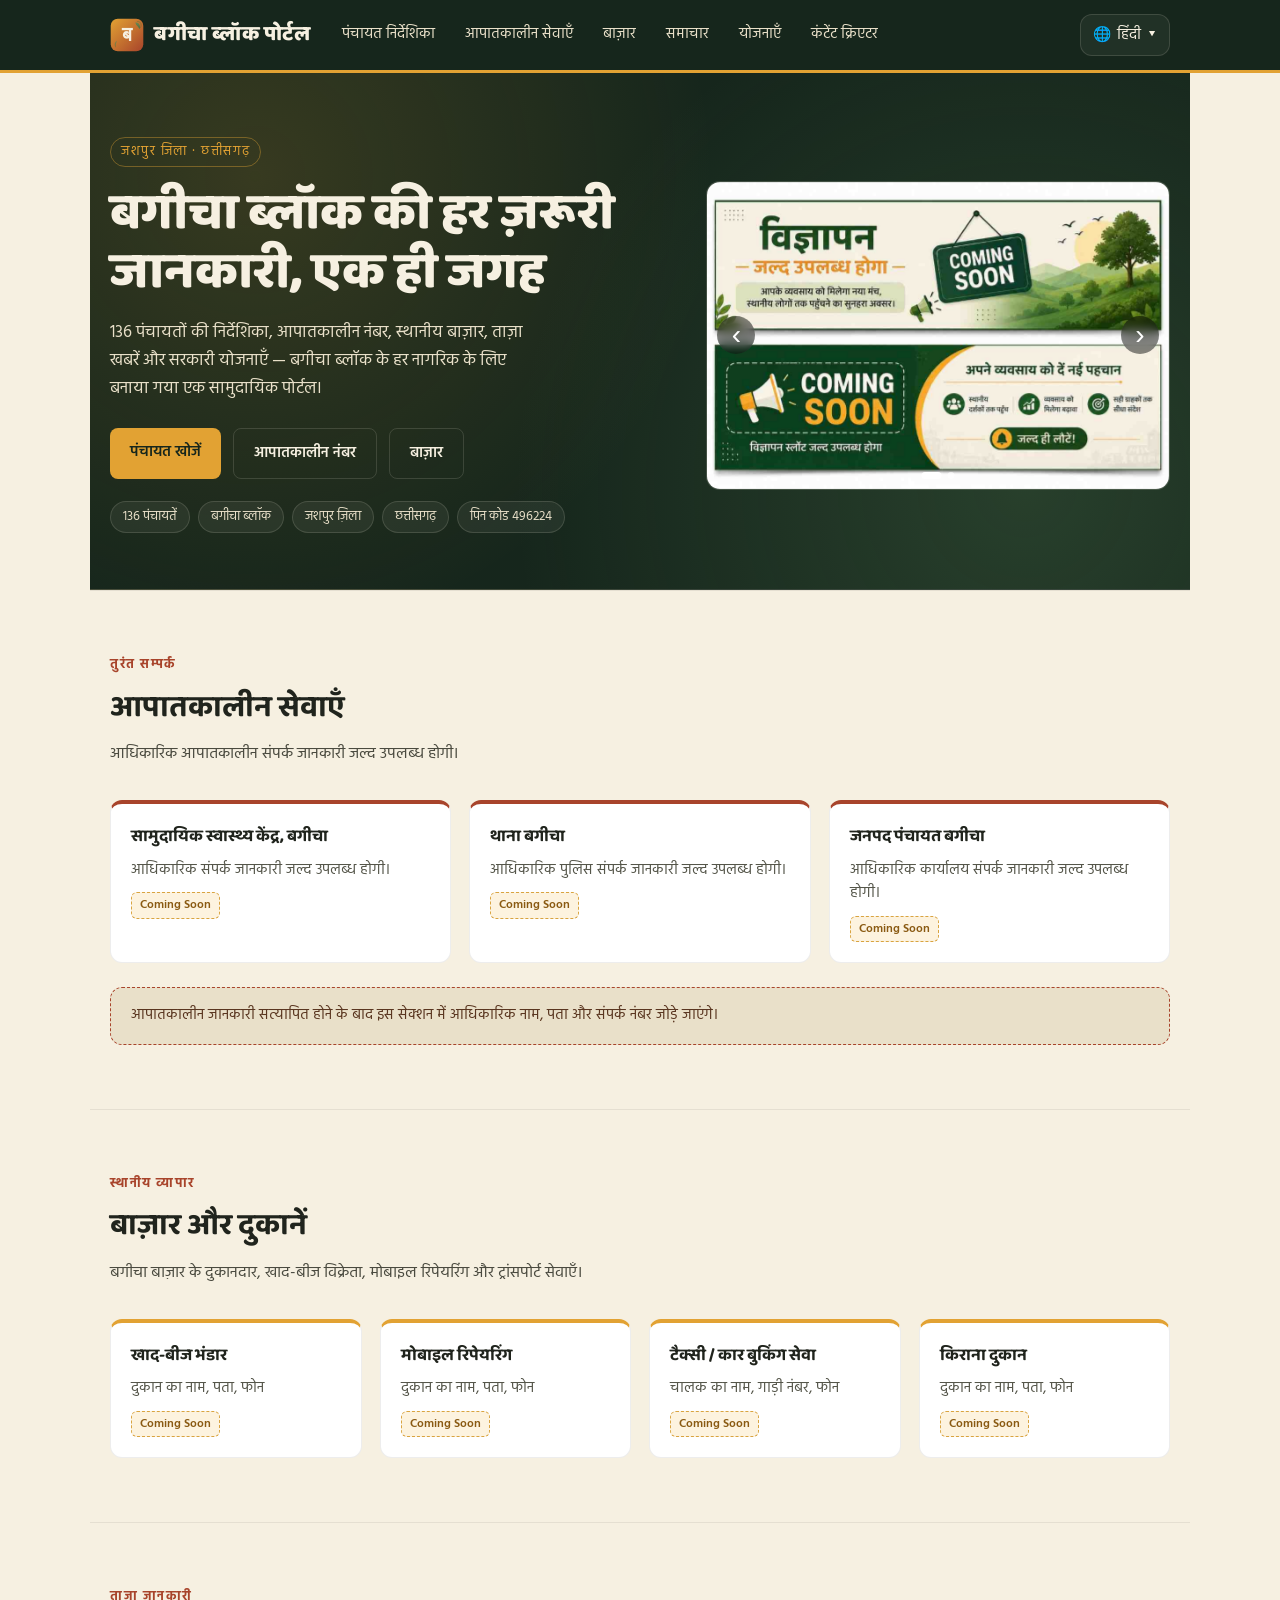
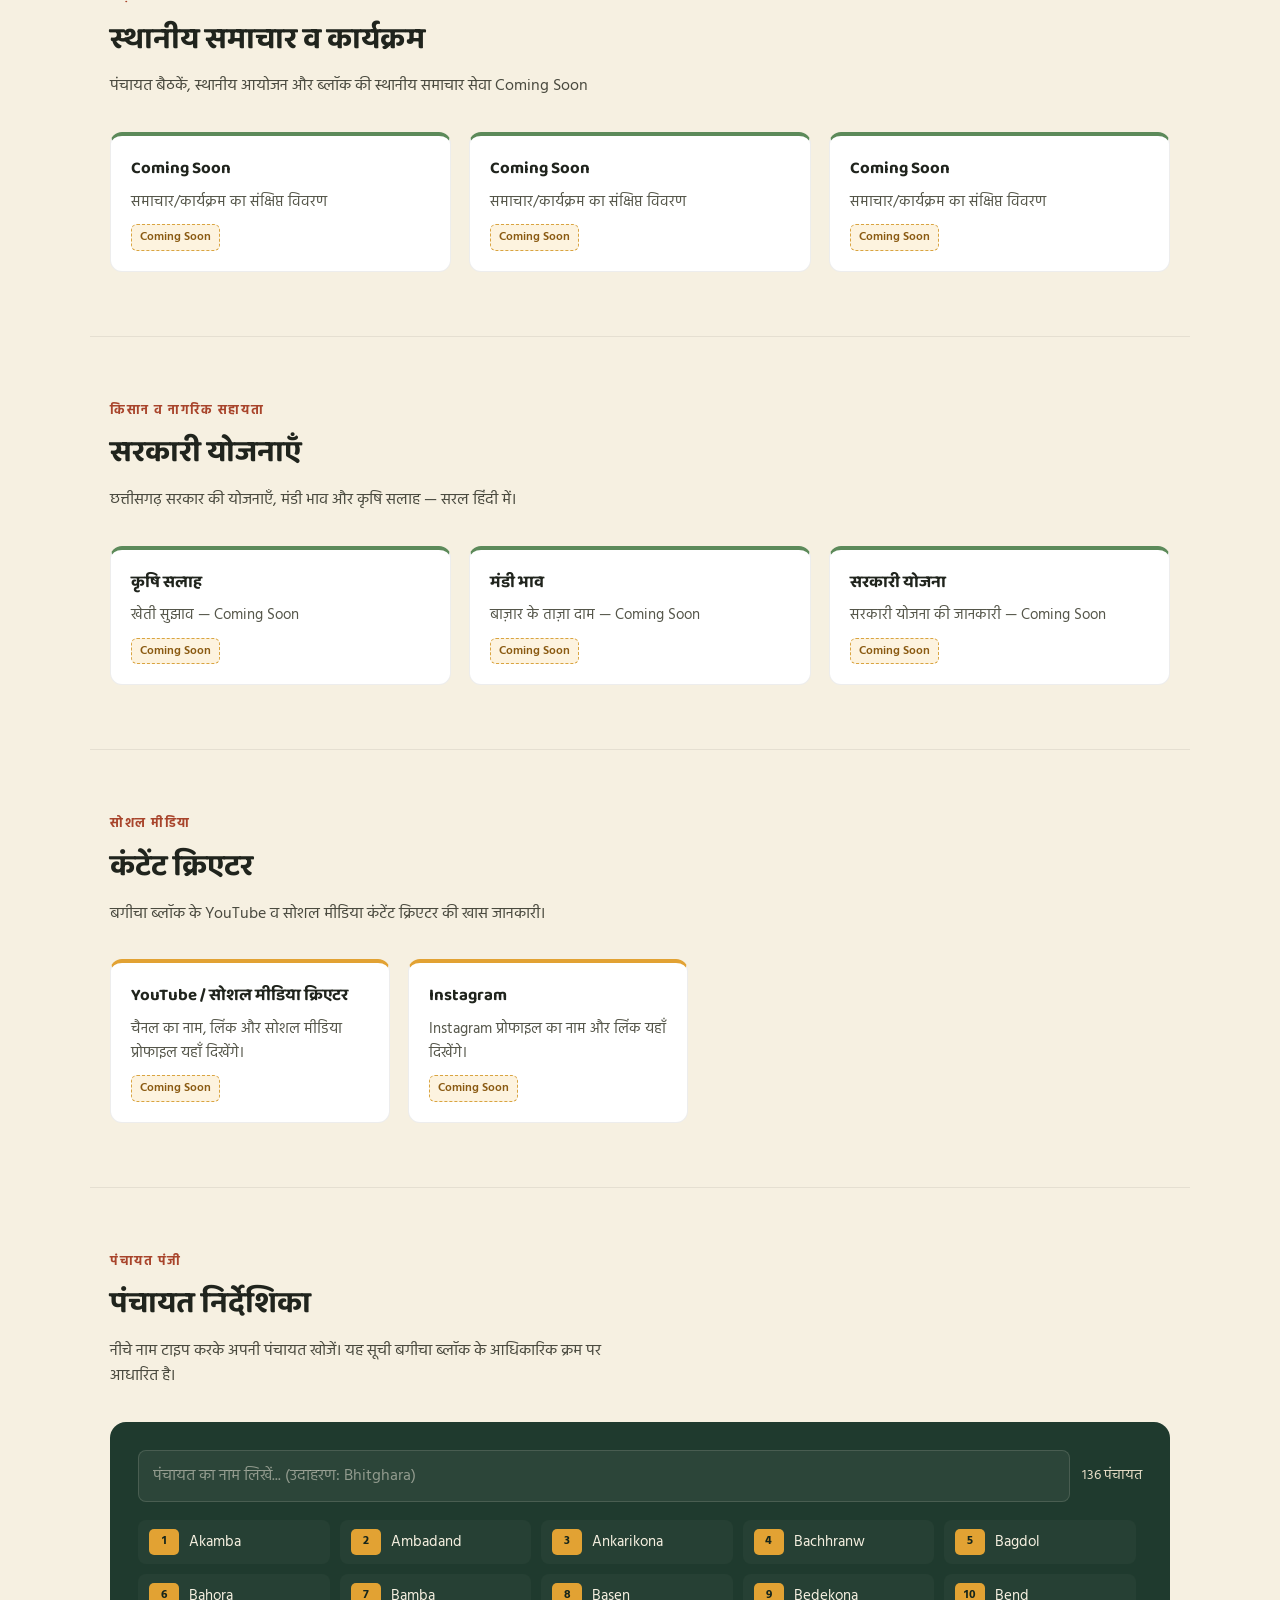
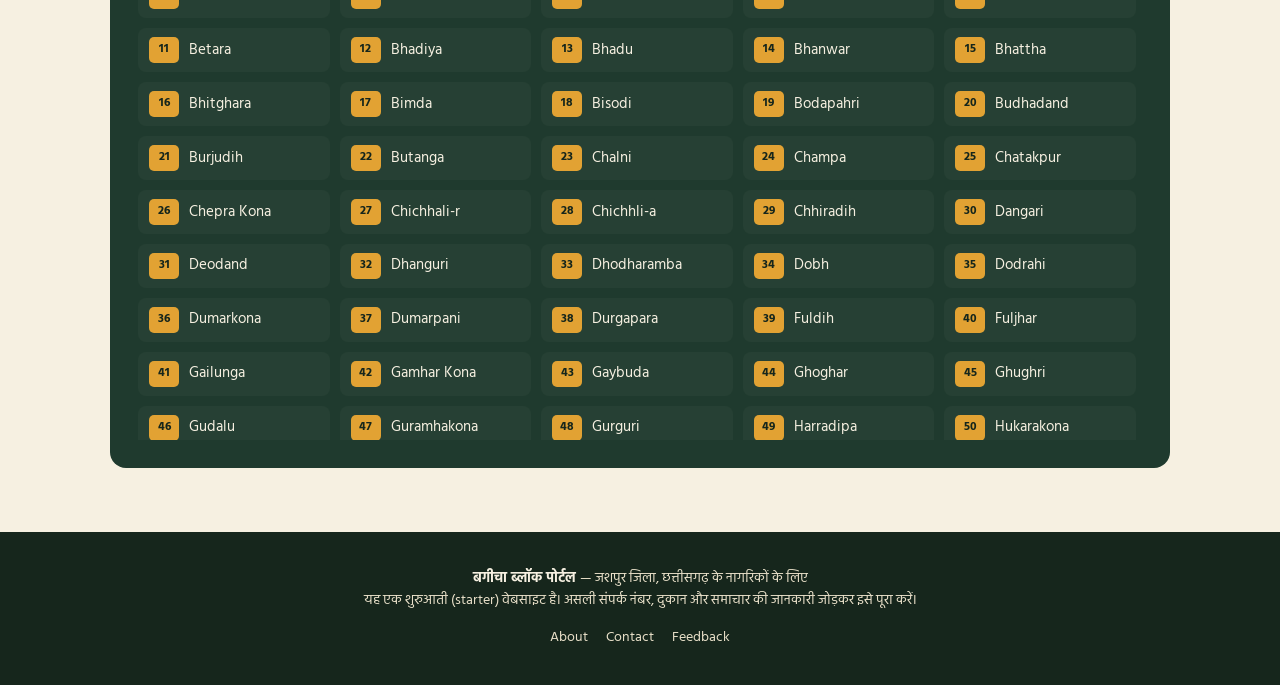
<file: index.html>
<!DOCTYPE html>
<html lang="hi">

<head>
  <meta charset="UTF-8">
  <meta name="viewport" content="width=device-width, initial-scale=1.0">

  <title>बगीचा ब्लॉक | जशपुर, छत्तीसगढ़</title>

  <link rel="preconnect" href="https://fonts.googleapis.com">
  <link href="https://fonts.googleapis.com/css2?family=Baloo+2:wght@500;600;700;800&family=Hind:wght@400;500;600;700&display=swap" rel="stylesheet">

  <link rel="stylesheet" href="css/style.css">
  <link rel="stylesheet" href="css/ad-style.css">
  <link rel="stylesheet" href="css/language-style.css">
</head>

<body>

  <!-- ===============================
       HEADER
  ================================ -->

  <header class="top">

    <div class="top-inner">

      <!-- Brand -->
      <div class="brand">
        <img src="images/logo.svg" alt="बगीचा ब्लॉक" class="brand-mark" width="34" height="34">
        बगीचा ब्लॉक पोर्टल
      </div>


      <!-- Mobile Menu Button -->
      <button
        class="menu-toggle"
        id="menuToggle"
        type="button"
        aria-label="मेनू खोलें"
        aria-expanded="false"
        aria-controls="mainNav"
      >
        <span></span>
        <span></span>
        <span></span>
      </button>


      <!-- Main Navigation -->
      <nav class="main-nav" id="mainNav">

        <!-- Language selector (fold into mobile menu, sit right on desktop) -->
        <div class="nav-actions">

          <div class="language-selector" id="languageSelector">

            <button
              class="language-button"
              id="languageButton"
              type="button"
              aria-expanded="false"
              aria-haspopup="true"
            >
              🌐
              <span id="currentLanguage">हिंदी</span>
              ▾
            </button>

            <div class="language-menu" id="languageMenu">

              <button type="button" data-language="hindi">हिंदी</button>
              <button type="button" data-language="hinglish">Hinglish</button>
              <button type="button" data-language="english">English</button>
              <button type="button" data-language="kurukh" disabled>कुड़ुख</button>
              <button type="button" data-language="sadri" disabled>सादरी</button>
              <button type="button" data-language="chhattisgarhi" disabled>छत्तीसगढ़ी</button>

            </div>

          </div>

        </div>


        <!-- Nav Links -->
        <div class="nav-links">

          <a href="#panchayats" class="nav-link" data-i18n="panchayat">
            पंचायत निर्देशिका
          </a>

          <a href="#emergency" class="nav-link" data-i18n="emergency">
            आपातकालीन सेवाएँ
          </a>

          <a href="#market" class="nav-link" data-i18n="market">
            बाज़ार
          </a>

          <a href="#news" class="nav-link" data-i18n="news">
            समाचार
          </a>

          <a href="#schemes" class="nav-link" data-i18n="schemes">
            योजनाएँ
          </a>

          <a href="#content-creator" class="nav-link" data-i18n="cc_nav">
            कंटेंट क्रिएटर
          </a>

        </div>

      </nav>

    </div>

  </header>


  <main>

  <!-- ===============================
       HERO
  ================================ -->

  <section
    class="hero"
  >

    <div class="hero-inner">

      <div>

        <!-- Hero Eyebrow -->
        <span
          class="eyebrow"
          data-i18n="hero_eyebrow"
        >
          जशपुर जिला · छत्तीसगढ़
        </span>


        <!-- Hero Title -->
        <h1 data-i18n="hero_title">
          बगीचा ब्लॉक की हर ज़रूरी जानकारी, एक ही जगह
        </h1>


        <!-- Hero Description -->
        <p
          class="lede"
          data-i18n="hero_description"
        >
          136 पंचायतों की निर्देशिका, आपातकालीन नंबर,
          स्थानीय बाज़ार, ताज़ा खबरें और सरकारी योजनाएँ —
          बगीचा ब्लॉक के हर नागरिक के लिए बनाया गया
          एक सामुदायिक पोर्टल।
        </p>


        <!-- Hero Buttons -->
        <div class="hero-ctas">

          <a
            href="#panchayats"
            class="btn btn-primary"
            data-i18n="find_panchayat"
          >
            पंचायत खोजें
          </a>

          <a
            href="#emergency"
            class="btn btn-ghost"
            data-i18n="emergency_number"
          >
            आपातकालीन नंबर
          </a>

          <a
            href="#market"
            class="btn btn-ghost"
            data-i18n="market"
         >
            बाजार
          </a>

        </div>


        <!-- Hero Meta -->
        <div class="hero-meta">

          <span>136 पंचायतें</span>

          <span>बगीचा ब्लॉक</span>

          <span>जशपुर ज़िला</span>

          <span>छत्तीसगढ़</span>

          <span>पिन कोड 496224</span>

        </div>

      </div>


      <!-- ===============================
           AD SLIDER
      ================================ -->

      <div
        class="ad-banner-slot ad-slider"
        id="adBannerSlot"
      >

        <div
          class="ad-slides"
          id="adSlides"
        ></div>


        <button
          class="ad-prev"
          id="adPrev"
          aria-label="पिछला विज्ञापन"
          data-i18n-aria="ad_prev_label"
        >
          ‹
        </button>


        <button
          class="ad-next"
          id="adNext"
          aria-label="अगला विज्ञापन"
          data-i18n-aria="ad_next_label"
        >
          ›
        </button>


        <div
          class="ad-dots"
          id="adDots"
        ></div>


        <div
          class="ad-banner-fallback"
          id="adBannerFallback"
        >

          <span class="ad-banner-title">
            यहाँ आपका विज्ञापन दिखेगा
          </span>

          <span class="ad-banner-hint">
            विज्ञापन Coming Soon
          </span>

        </div>

      </div>

    </div>

  </section>


  <!-- ===============================
       EMERGENCY
  ================================ -->

  <section id="emergency">

    <div class="section-head">

      <span class="kicker" data-i18n="emergency_kicker">
        तुरंत सम्पर्क
      </span>

      <h2 data-i18n="emergency_heading">
        आपातकालीन सेवाएँ
      </h2>

      <p data-i18n="emergency_desc">
        आधिकारिक आपातकालीन संपर्क जानकारी जल्द उपलब्ध होगी。
      </p>

    </div>


    <div class="card-grid">

      <div class="card brick">

        <h3>
          सामुदायिक स्वास्थ्य केंद्र, बगीचा
        </h3>

        <p>
          आधिकारिक संपर्क जानकारी जल्द उपलब्ध होगी।
        </p>

        <span class="placeholder-tag">
          Coming Soon
        </span>

      </div>


      <div class="card brick">

        <h3>
          थाना बगीचा
        </h3>

        <p>
          आधिकारिक पुलिस संपर्क जानकारी जल्द उपलब्ध होगी।
        </p>

        <span class="placeholder-tag">
          Coming Soon
        </span>

      </div>


      <div class="card brick">

        <h3>
          जनपद पंचायत बगीचा
        </h3>

        <p>
          आधिकारिक कार्यालय संपर्क जानकारी जल्द उपलब्ध होगी।
        </p>

        <span class="placeholder-tag">
          Coming Soon
        </span>

      </div>

    </div>


    <div class="fill-banner">

      आपातकालीन जानकारी सत्यापित होने के बाद इस सेक्शन में
      आधिकारिक नाम, पता और संपर्क नंबर जोड़े जाएंगे।

    </div>

  </section>


  <!-- ===============================
       MARKET
  ================================ -->

  <section id="market">

    <div class="section-head">

      <span class="kicker" data-i18n="market_kicker">
        स्थानीय व्यापार
      </span>

      <h2 data-i18n="market_heading">
        बाज़ार और दुकानें
      </h2>

      <p data-i18n="market_desc">
        बगीचा बाज़ार के दुकानदार, खाद-बीज विक्रेता,
        मोबाइल रिपेयरिंग और ट्रांसपोर्ट सेवाएँ。
      </p>

    </div>


    <div class="card-grid">

      <div class="card marigold">

        <h3>
          खाद-बीज भंडार
        </h3>

        <p>
          दुकान का नाम, पता, फोन
        </p>

        <span class="placeholder-tag">
          Coming Soon
        </span>

      </div>


      <div class="card marigold">

        <h3>
          मोबाइल रिपेयरिंग
        </h3>

        <p>
          दुकान का नाम, पता, फोन
        </p>

        <span class="placeholder-tag">
          Coming Soon
        </span>

      </div>


      <div class="card marigold">

        <h3>
          टैक्सी / कार बुकिंग सेवा
        </h3>

        <p>
          चालक का नाम, गाड़ी नंबर, फोन
        </p>

        <span class="placeholder-tag">
          Coming Soon
        </span>

      </div>


      <div class="card marigold">

        <h3>
          किराना दुकान
        </h3>

        <p>
          दुकान का नाम, पता, फोन
        </p>

        <span class="placeholder-tag">
          Coming Soon
        </span>

      </div>

    </div>

  </section>


  <!-- ===============================
       NEWS
  ================================ -->

  <section id="news">

    <div class="section-head">

      <span class="kicker" data-i18n="news_kicker">
        ताज़ा जानकारी
      </span>

      <h2 data-i18n="news_heading">
        स्थानीय समाचार व कार्यक्रम
      </h2>

      <p data-i18n="news_desc">
        पंचायत बैठकें, स्थानीय आयोजन और ब्लॉक की
        स्थानीय समाचार सेवा Coming Soon
      </p>

    </div>


    <div class="card-grid">

      <div class="card">

        <h3>
          Coming Soon
        </h3>

        <p>
          समाचार/कार्यक्रम का संक्षिप्त विवरण
        </p>

        <span class="placeholder-tag">
          Coming Soon
        </span>

      </div>


      <div class="card">

        <h3>
          Coming Soon
        </h3>

        <p>
          समाचार/कार्यक्रम का संक्षिप्त विवरण
        </p>

        <span class="placeholder-tag">
          Coming Soon
        </span>

      </div>


      <div class="card">

        <h3>
          Coming Soon
        </h3>

        <p>
          समाचार/कार्यक्रम का संक्षिप्त विवरण
        </p>

        <span class="placeholder-tag">
          Coming Soon
        </span>

      </div>

    </div>

  </section>


  <!-- ===============================
       SCHEMES
  ================================ -->

  <section id="schemes">

    <div class="section-head">

      <span class="kicker" data-i18n="schemes_kicker">
        किसान व नागरिक सहायता
      </span>

      <h2 data-i18n="schemes_heading">
        सरकारी योजनाएँ
      </h2>

      <p data-i18n="schemes_desc">
        छत्तीसगढ़ सरकार की योजनाएँ, मंडी भाव और कृषि सलाह —
        सरल हिंदी में।
      </p>

    </div>


    <div class="card-grid">

      <div class="card">

        <h3>
          कृषि सलाह
        </h3>

        <p>
          खेती सुझाव — Coming Soon
        </p>

        <span class="placeholder-tag">
          Coming Soon
        </span>

      </div>


      <div class="card">

        <h3>
          मंडी भाव
        </h3>

        <p>
          बाज़ार के ताज़ा दाम — Coming Soon
        </p>

        <span class="placeholder-tag">
          Coming Soon
        </span>

      </div>


      <div class="card">

        <h3>
          सरकारी योजना
        </h3>

        <p>
          सरकारी योजना की जानकारी — Coming Soon
        </p>

        <span class="placeholder-tag">
          Coming Soon
        </span>

      </div>

    </div>

  </section>


  <!-- ===============================
       CONTENT CREATOR
  ================================ -->

  <section id="content-creator">

    <div class="section-head">

      <span class="kicker" data-i18n="cc_kicker">
        सोशल मीडिया
      </span>

      <h2 data-i18n="cc_heading">
        कंटेंट क्रिएटर
      </h2>

      <p data-i18n="cc_desc">
        बगीचा ब्लॉक के YouTube व सोशल मीडिया कंटेंट
        क्रिएटर की खास जानकारी।
      </p>

    </div>


    <div class="card-grid compact">

      <div class="card marigold">

        <h3 data-i18n="cc_youtube">
          YouTube / सोशल मीडिया क्रिएटर
        </h3>

        <p data-i18n="cc_youtube_desc">
          चैनल का नाम, लिंक और सोशल मीडिया प्रोफाइल यहाँ दिखेंगे।
        </p>

        <span class="placeholder-tag">
          Coming Soon
        </span>

      </div>


      <div class="card marigold">

        <h3 data-i18n="cc_instagram">
          Instagram
        </h3>

        <p data-i18n="cc_instagram_desc">
          Instagram प्रोफाइल का नाम और लिंक यहाँ दिखेंगे।
        </p>

        <span class="placeholder-tag">
          Coming Soon
        </span>

      </div>

    </div>

  </section>


  <!-- ===============================
       PANCHAYAT DIRECTORY
  ================================ -->

  <section id="panchayats">

    <div class="section-head">

      <span class="kicker" data-i18n="panchayat_kicker">
        पंचायत पंजी
      </span>

      <h2 data-i18n="panchayat_heading">
        पंचायत निर्देशिका
      </h2>

      <p data-i18n="panchayat_desc">
        नीचे नाम टाइप करके अपनी पंचायत खोजें।
        यह सूची बगीचा ब्लॉक के आधिकारिक क्रम पर आधारित है।
      </p>

    </div>


    <div class="ledger-wrap">

      <div class="ledger-controls">

        <input
          type="text"
          id="panchayatSearch"
          placeholder="पंचायत का नाम लिखें... (उदाहरण: Bhitghara)"
          aria-label="पंचायत खोजें"
        >

        <span
          class="ledger-count"
          id="ledgerCount"
        >
          136 पंचायत
        </span>

      </div>


      <div
        class="ledger-grid"
        id="ledgerGrid"
      ></div>

    </div>

  </section>


  </main>


  <!-- ===============================
       FOOTER
  ================================ -->

  <footer>

    <strong>
      बगीचा ब्लॉक पोर्टल
    </strong>

    — जशपुर जिला, छत्तीसगढ़ के नागरिकों के लिए

    <br>

    यह एक शुरुआती (starter) वेबसाइट है।
    असली संपर्क नंबर, दुकान और समाचार की जानकारी
    जोड़कर इसे पूरा करें।

    <div class="site-footer-links" aria-label="सहायता और जानकारी">
      <a href="pages/about.html">About</a>
      <a href="pages/contact.html">Contact</a>
      <a href="pages/feedback.html">Feedback</a>
    </div>

  </footer>


  <!-- ===============================
       JAVASCRIPT
  ================================ -->

  <script src="js/paths.js"></script>

  <script src="js/script.js"></script>

  <script src="js/ad-script.js"></script>

  <script src="js/language.js"></script>

</body>

</html>
</file>
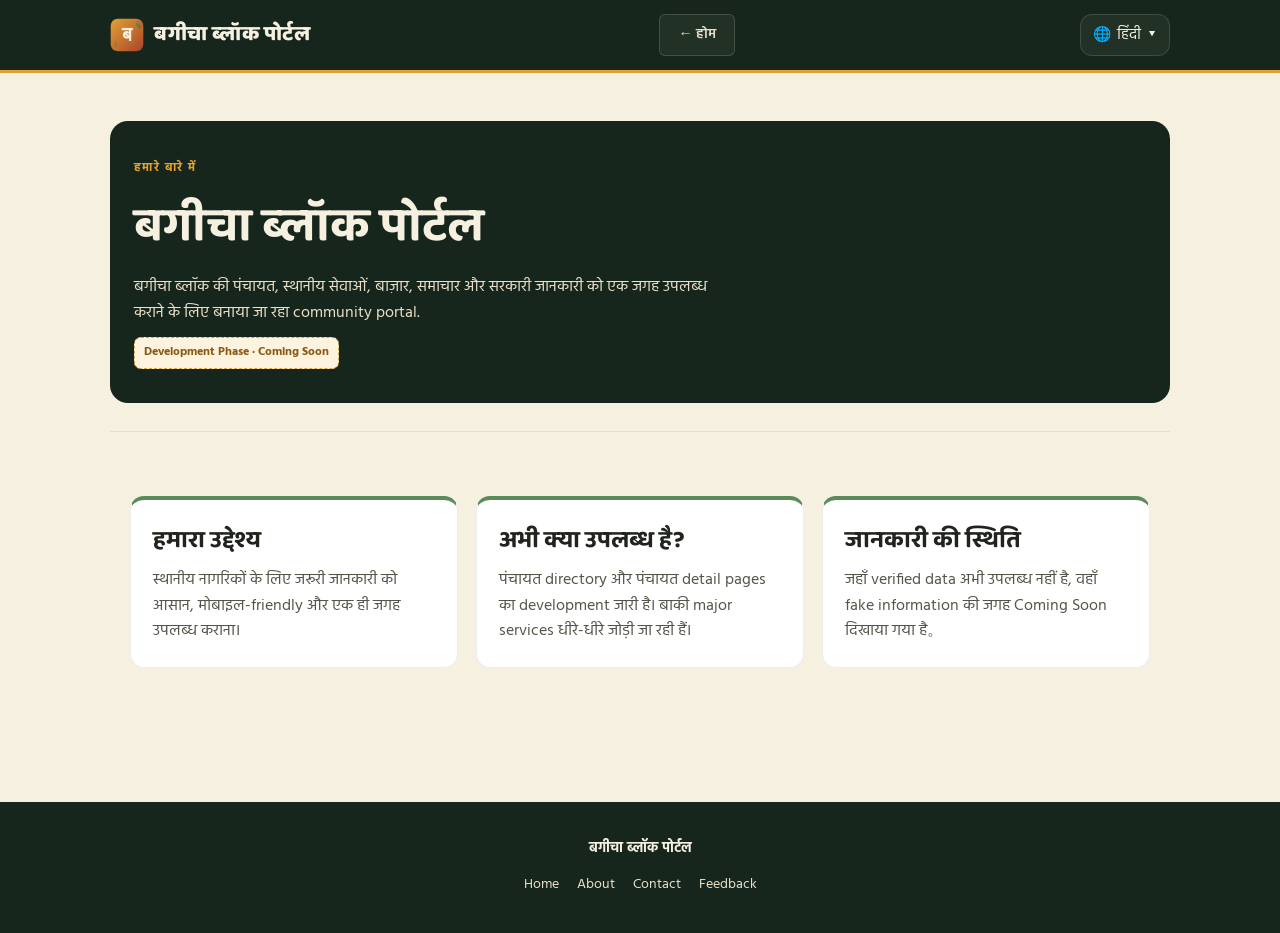
<file: pages/about.html>
<!DOCTYPE html>
<html lang="hi">
<head>
  <meta charset="UTF-8">
  <meta name="viewport" content="width=device-width, initial-scale=1.0">
  <meta name="description" content="About — बगीचा ब्लॉक पोर्टल">
  <title>About | बगीचा ब्लॉक पोर्टल</title>
  <link rel="preconnect" href="https://fonts.googleapis.com">
  <link href="https://fonts.googleapis.com/css2?family=Baloo+2:wght@500;600;700;800&family=Hind:wght@400;500;600;700&display=swap" rel="stylesheet">
  <link rel="stylesheet" href="../css/style.css">
  <link rel="stylesheet" href="../css/language-style.css">
</head>
<body class="simple-page">

<header class="top">
  <div class="top-inner">
    <div class="brand"><img src="../images/logo.svg" alt="बगीचा ब्लॉक" class="brand-mark" width="34" height="34"> बगीचा ब्लॉक पोर्टल</div>

    <button class="menu-toggle" id="menuToggle" type="button" aria-label="मेनू खोलें" aria-expanded="false" aria-controls="mainNav">
      <span></span>
      <span></span>
      <span></span>
    </button>

    <nav class="main-nav" id="mainNav">
      <div class="nav-actions">
        <div class="language-selector" id="languageSelector">
          <button class="language-button" id="languageButton" type="button" aria-expanded="false" aria-haspopup="true">
            🌐
            <span id="currentLanguage">हिंदी</span>
            ▾
          </button>
          <div class="language-menu" id="languageMenu">
            <button type="button" data-language="hindi">हिंदी</button>
            <button type="button" data-language="hinglish">Hinglish</button>
            <button type="button" data-language="english">English</button>
            <button type="button" data-language="kurukh" disabled>कुड़ुख</button>
            <button type="button" data-language="sadri" disabled>सादरी</button>
            <button type="button" data-language="chhattisgarhi" disabled>छत्तीसगढ़ी</button>
          </div>
        </div>
      </div>
      <div class="nav-links">
        <a class="nav-link simple-home" href="../index.html" aria-label="होम पर वापस जाएँ" data-i18n="back_home">← होम</a>
      </div>
    </nav>
  </div>
</header>

<main class="info-page">

<section class="info-hero">
  <span class="kicker" data-i18n="about_kicker">हमारे बारे में</span>
  <h1 data-i18n="about_title">बगीचा ब्लॉक पोर्टल</h1>
  <p data-i18n="about_desc">बगीचा ब्लॉक की पंचायत, स्थानीय सेवाओं, बाज़ार, समाचार और सरकारी जानकारी को एक जगह उपलब्ध कराने के लिए बनाया जा रहा community portal.</p>
  <span class="status-coming" data-i18n="about_phase">Development Phase · Coming Soon</span>
</section>

<section class="info-grid">
  <article class="info-card">
    <h2 data-i18n="about_goal">हमारा उद्देश्य</h2>
    <p data-i18n="about_goal_desc">स्थानीय नागरिकों के लिए जरूरी जानकारी को आसान, मोबाइल-friendly और एक ही जगह उपलब्ध कराना।</p>
  </article>
  <article class="info-card">
    <h2 data-i18n="about_available">अभी क्या उपलब्ध है?</h2>
    <p data-i18n="about_available_desc">पंचायत directory और पंचायत detail pages का development जारी है। बाकी major services धीरे-धीरे जोड़ी जा रही हैं।</p>
  </article>
  <article class="info-card">
    <h2 data-i18n="about_info_status">जानकारी की स्थिति</h2>
    <p data-i18n="about_info_status_desc">जहाँ verified data अभी उपलब्ध नहीं है, वहाँ fake information की जगह Coming Soon दिखाया गया है।</p>
  </article>
</section>

</main>

<footer>
  <strong data-i18n="brand_name">बगीचा ब्लॉक पोर्टल</strong>
  <div class="site-footer-links" aria-label="सहायता और जानकारी">
    <a href="../index.html">Home</a>
    <a href="about.html">About</a>
    <a href="contact.html">Contact</a>
    <a href="feedback.html">Feedback</a>
  </div>
</footer>

<script src="../js/paths.js"></script>
<script src="../js/script.js"></script>
<script src="../js/language.js"></script>
</body>
</html>
</file>
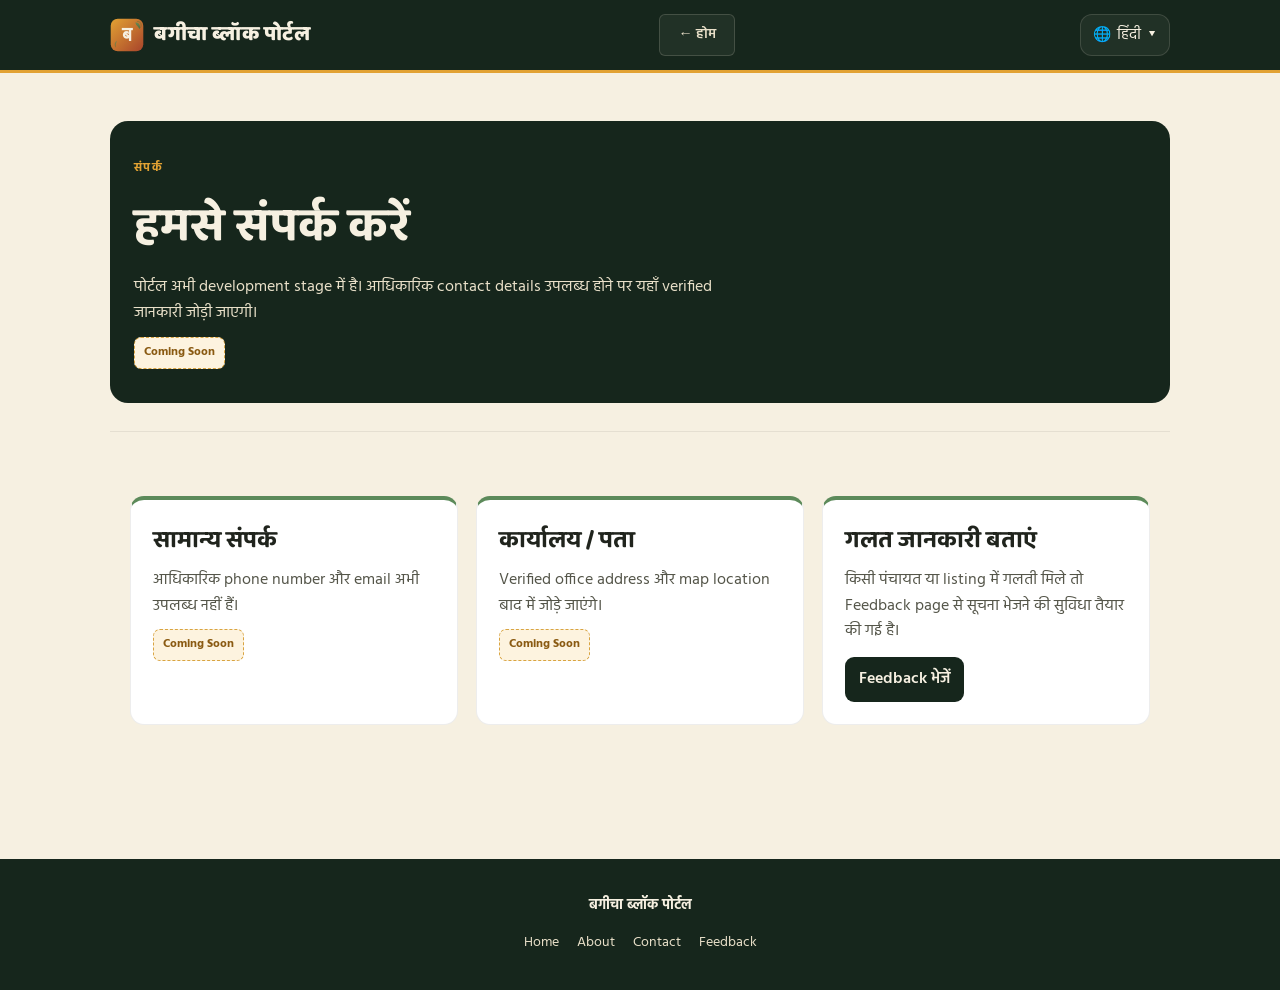
<file: pages/contact.html>
<!DOCTYPE html>
<html lang="hi">
<head>
  <meta charset="UTF-8">
  <meta name="viewport" content="width=device-width, initial-scale=1.0">
  <meta name="description" content="Contact — बगीचा ब्लॉक पोर्टल">
  <title>Contact | बगीचा ब्लॉक पोर्टल</title>
  <link rel="preconnect" href="https://fonts.googleapis.com">
  <link href="https://fonts.googleapis.com/css2?family=Baloo+2:wght@500;600;700;800&family=Hind:wght@400;500;600;700&display=swap" rel="stylesheet">
  <link rel="stylesheet" href="../css/style.css">
  <link rel="stylesheet" href="../css/language-style.css">
</head>
<body class="simple-page">

<header class="top">
  <div class="top-inner">
    <div class="brand"><img src="../images/logo.svg" alt="बगीचा ब्लॉक" class="brand-mark" width="34" height="34"> बगीचा ब्लॉक पोर्टल</div>

    <button class="menu-toggle" id="menuToggle" type="button" aria-label="मेनू खोलें" aria-expanded="false" aria-controls="mainNav">
      <span></span>
      <span></span>
      <span></span>
    </button>

    <nav class="main-nav" id="mainNav">
      <div class="nav-actions">
        <div class="language-selector" id="languageSelector">
          <button class="language-button" id="languageButton" type="button" aria-expanded="false" aria-haspopup="true">
            🌐
            <span id="currentLanguage">हिंदी</span>
            ▾
          </button>
          <div class="language-menu" id="languageMenu">
            <button type="button" data-language="hindi">हिंदी</button>
            <button type="button" data-language="hinglish">Hinglish</button>
            <button type="button" data-language="english">English</button>
            <button type="button" data-language="kurukh" disabled>कुड़ुख</button>
            <button type="button" data-language="sadri" disabled>सादरी</button>
            <button type="button" data-language="chhattisgarhi" disabled>छत्तीसगढ़ी</button>
          </div>
        </div>
      </div>
      <div class="nav-links">
        <a class="nav-link simple-home" href="../index.html" aria-label="होम पर वापस जाएँ" data-i18n="back_home">← होम</a>
      </div>
    </nav>
  </div>
</header>

<main class="info-page">

<section class="info-hero">
  <span class="kicker" data-i18n="contact_kicker">संपर्क</span>
  <h1 data-i18n="contact_title">हमसे संपर्क करें</h1>
  <p data-i18n="contact_desc">पोर्टल अभी development stage में है। आधिकारिक contact details उपलब्ध होने पर यहाँ verified जानकारी जोड़ी जाएगी।</p>
  <span class="status-coming" data-i18n="coming_soon">Official Contact · Coming Soon</span>
</section>

<section class="info-grid">
  <article class="info-card">
    <h2 data-i18n="contact_general">सामान्य संपर्क</h2>
    <p data-i18n="contact_general_desc">आधिकारिक phone number और email अभी उपलब्ध नहीं हैं।</p>
    <span class="status-coming" data-i18n="coming_soon">Coming Soon</span>
  </article>
  <article class="info-card">
    <h2 data-i18n="contact_office">कार्यालय / पता</h2>
    <p data-i18n="contact_office_desc">Verified office address और map location बाद में जोड़े जाएंगे।</p>
    <span class="status-coming" data-i18n="coming_soon">Coming Soon</span>
  </article>
  <article class="info-card">
    <h2 data-i18n="contact_report">गलत जानकारी बताएं</h2>
    <p data-i18n="contact_report_desc">किसी पंचायत या listing में गलती मिले तो Feedback page से सूचना भेजने की सुविधा तैयार की गई है।</p>
    <a class="info-link" href="feedback.html" data-i18n="send_feedback">Feedback भेजें</a>
  </article>
</section>

</main>

<footer>
  <strong data-i18n="brand_name">बगीचा ब्लॉक पोर्टल</strong>
  <div class="site-footer-links" aria-label="सहायता और जानकारी">
    <a href="../index.html">Home</a>
    <a href="about.html">About</a>
    <a href="contact.html">Contact</a>
    <a href="feedback.html">Feedback</a>
  </div>
</footer>

<script src="../js/paths.js"></script>
<script src="../js/script.js"></script>
<script src="../js/language.js"></script>
</body>
</html>
</file>
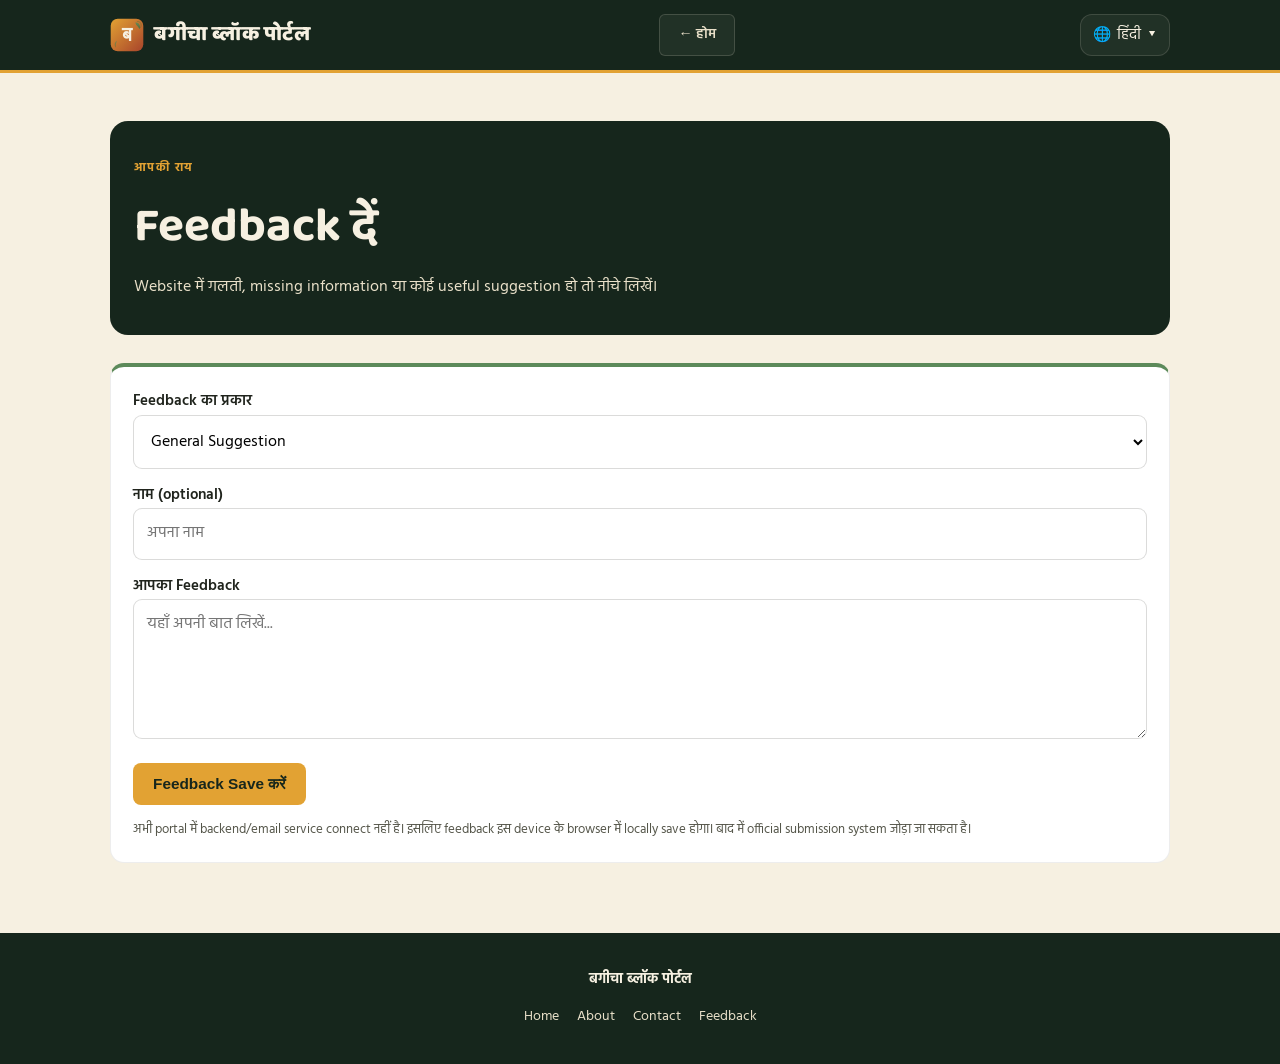
<file: pages/feedback.html>
<!DOCTYPE html>
<html lang="hi">
<head>
  <meta charset="UTF-8">
  <meta name="viewport" content="width=device-width, initial-scale=1.0">
  <meta name="description" content="Feedback — बगीचा ब्लॉक पोर्टल">
  <title>Feedback | बगीचा ब्लॉक पोर्टल</title>
  <link rel="preconnect" href="https://fonts.googleapis.com">
  <link href="https://fonts.googleapis.com/css2?family=Baloo+2:wght@500;600;700;800&family=Hind:wght@400;500;600;700&display=swap" rel="stylesheet">
  <link rel="stylesheet" href="../css/style.css">
  <link rel="stylesheet" href="../css/language-style.css">
</head>
<body class="simple-page">

<header class="top">
  <div class="top-inner">
    <div class="brand"><img src="../images/logo.svg" alt="बगीचा ब्लॉक" class="brand-mark" width="34" height="34"> बगीचा ब्लॉक पोर्टल</div>

    <button class="menu-toggle" id="menuToggle" type="button" aria-label="मेनू खोलें" aria-expanded="false" aria-controls="mainNav">
      <span></span>
      <span></span>
      <span></span>
    </button>

    <nav class="main-nav" id="mainNav">
      <div class="nav-actions">
        <div class="language-selector" id="languageSelector">
          <button class="language-button" id="languageButton" type="button" aria-expanded="false" aria-haspopup="true">
            🌐
            <span id="currentLanguage">हिंदी</span>
            ▾
          </button>
          <div class="language-menu" id="languageMenu">
            <button type="button" data-language="hindi">हिंदी</button>
            <button type="button" data-language="hinglish">Hinglish</button>
            <button type="button" data-language="english">English</button>
            <button type="button" data-language="kurukh" disabled>कुड़ुख</button>
            <button type="button" data-language="sadri" disabled>सादरी</button>
            <button type="button" data-language="chhattisgarhi" disabled>छत्तीसगढ़ी</button>
          </div>
        </div>
      </div>
      <div class="nav-links">
        <a class="nav-link simple-home" href="../index.html" aria-label="होम पर वापस जाएँ" data-i18n="back_home">← होम</a>
      </div>
    </nav>
  </div>
</header>

<main class="info-page">

<section class="info-hero">
  <span class="kicker" data-i18n="feedback_kicker">आपकी राय</span>
  <h1 data-i18n="feedback_title">Feedback दें</h1>
  <p data-i18n="feedback_desc">Website में गलती, missing information या कोई useful suggestion हो तो नीचे लिखें।</p>
</section>

<section class="info-card">
  <form class="feedback-form" id="feedbackForm">
    <div>
      <label for="feedbackType" data-i18n="feedback_type_label">Feedback का प्रकार</label>
      <select id="feedbackType" name="type">
        <option value="general" data-i18n="fb_type_general">General Suggestion</option>
        <option value="wrong-info" data-i18n="fb_type_wrong">गलत जानकारी</option>
        <option value="missing-info" data-i18n="fb_type_missing">Missing Information</option>
        <option value="bug" data-i18n="fb_type_bug">Website Bug</option>
      </select>
    </div>

    <div>
      <label for="feedbackName" data-i18n="feedback_name_label">नाम (optional)</label>
      <input id="feedbackName" name="name" type="text" maxlength="80" placeholder="अपना नाम">
    </div>

    <div>
      <label for="feedbackMessage" data-i18n="feedback_message_label">आपका Feedback</label>
      <textarea id="feedbackMessage" name="message" maxlength="1000" required placeholder="यहाँ अपनी बात लिखें..."></textarea>
    </div>

    <button class="btn btn-primary feedback-submit" type="submit" data-i18n="feedback_submit">Feedback Save करें</button>

    <p class="feedback-note" data-i18n="feedback_note">
      अभी portal में backend/email service connect नहीं है। इसलिए feedback इस device के browser में locally save होगा।
      बाद में official submission system जोड़ा जा सकता है।
    </p>

    <div class="feedback-success" id="feedbackSuccess" role="status" data-i18n="feedback_success">
      आपका feedback इस device पर save हो गया।
    </div>
  </form>
</section>

</main>

<footer>
  <strong data-i18n="brand_name">बगीचा ब्लॉक पोर्टल</strong>
  <div class="site-footer-links" aria-label="सहायता और जानकारी">
    <a href="../index.html">Home</a>
    <a href="about.html">About</a>
    <a href="contact.html">Contact</a>
    <a href="feedback.html">Feedback</a>
  </div>
</footer>

<script src="../js/paths.js"></script>
<script src="../js/script.js"></script>
<script src="../js/language.js"></script>
<script src="../js/feedback.js"></script>
</body>
</html>
</file>
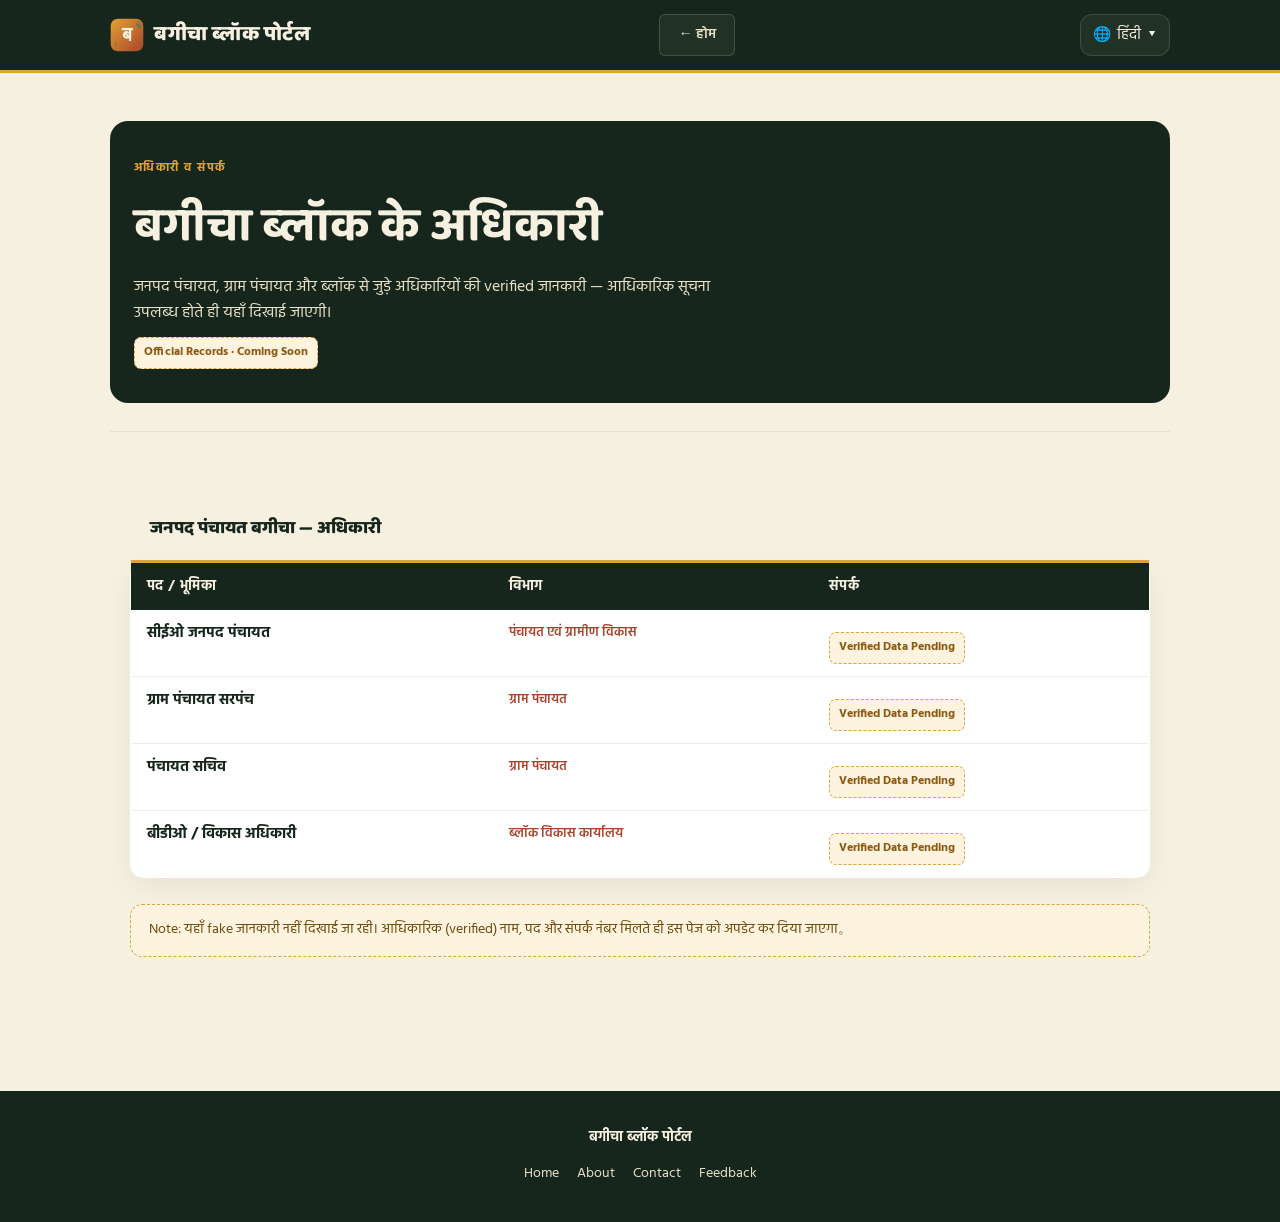
<file: pages/officials.html>
<!DOCTYPE html>
<html lang="hi">
<head>
  <meta charset="UTF-8">
  <meta name="viewport" content="width=device-width, initial-scale=1.0">
  <meta name="description" content="Officials — बगीचा ब्लॉक के अधिकारी और संपर्क">
  <title>Officials | बगीचा ब्लॉक पोर्टल</title>
  <link rel="preconnect" href="https://fonts.googleapis.com">
  <link href="https://fonts.googleapis.com/css2?family=Baloo+2:wght@500;600;700;800&family=Hind:wght@400;500;600;700&display=swap" rel="stylesheet">
  <link rel="stylesheet" href="../css/style.css">
  <link rel="stylesheet" href="../css/language-style.css">
  <style>
    .officials-table{
      width:100%;
      border-collapse:collapse;
      background:#fff;
      border:1px solid rgba(32,36,29,.08);
      border-radius:14px;
      overflow:hidden;
      box-shadow:0 8px 30px rgba(0,0,0,.06);
    }
    .officials-table caption{
      text-align:left;
      padding:18px 20px;
      font-family:'Baloo 2',sans-serif;
      font-weight:800;
      font-size:1.1rem;
      color:var(--forest);
      border-bottom:3px solid var(--marigold);
    }
    .officials-table th{
      background:var(--forest);
      color:var(--cream);
      text-align:left;
      padding:12px 16px;
      font-weight:700;
      font-size:.85rem;
      letter-spacing:.03em;
    }
    .officials-table td{
      padding:12px 16px;
      border-top:1px solid rgba(32,36,29,.08);
      color:#3c3f37;
      font-size:.92rem;
      vertical-align:top;
    }
    .officials-table tbody tr:hover{background:#faf5e8;}
    .officials-table .role{font-weight:700;color:var(--forest);}
    .officials-table .dept{color:var(--brick);font-size:.82rem;font-weight:600;}
    .officials-note{
      margin:26px 0 0;
      padding:14px 18px;
      border-radius:12px;
      background:#fdf3df;
      border:1px dashed #d9a441;
      color:#6b4a0d;
      font-size:.88rem;
    }
  </style>
</head>
<body class="simple-page">

<header class="top">
  <div class="top-inner">
    <div class="brand"><img src="../images/logo.svg" alt="बगीचा ब्लॉक" class="brand-mark" width="34" height="34"> बगीचा ब्लॉक पोर्टल</div>

    <button class="menu-toggle" id="menuToggle" type="button" aria-label="मेनू खोलें" aria-expanded="false" aria-controls="mainNav">
      <span></span>
      <span></span>
      <span></span>
    </button>

    <nav class="main-nav" id="mainNav">
      <div class="nav-actions">
        <div class="language-selector" id="languageSelector">
          <button class="language-button" id="languageButton" type="button" aria-expanded="false" aria-haspopup="true">
            🌐
            <span id="currentLanguage">हिंदी</span>
            ▾
          </button>
          <div class="language-menu" id="languageMenu">
            <button type="button" data-language="hindi">हिंदी</button>
            <button type="button" data-language="hinglish">Hinglish</button>
            <button type="button" data-language="english">English</button>
            <button type="button" data-language="kurukh" disabled>कुड़ुख</button>
            <button type="button" data-language="sadri" disabled>सादरी</button>
            <button type="button" data-language="chhattisgarhi" disabled>छत्तीसगढ़ी</button>
          </div>
        </div>
      </div>
      <div class="nav-links">
        <a class="nav-link simple-home" href="../index.html" aria-label="होम पर वापस जाएँ" data-i18n="back_home">← होम</a>
      </div>
    </nav>
  </div>
</header>

<main class="info-page">
  <section class="info-hero">
    <span class="kicker" data-i18n="officials_kicker">अधिकारी व संपर्क</span>
    <h1 data-i18n="officials_title">बगीचा ब्लॉक के अधिकारी</h1>
    <p data-i18n="officials_desc">जनपद पंचायत, ग्राम पंचायत और ब्लॉक से जुड़े अधिकारियों की verified जानकारी — आधिकारिक सूचना उपलब्ध होते ही यहाँ दिखाई जाएगी।</p>
    <span class="status-coming" data-i18n="officials_phase">Official Records · Coming Soon</span>
  </section>

  <section>
    <table class="officials-table">
      <caption data-i18n="officials_caption">जनपद पंचायत बगीचा — अधिकारी</caption>
      <thead>
        <tr>
          <th data-i18n="officials_role_col">पद / भूमिका</th>
          <th data-i18n="officials_dept_col">विभाग</th>
          <th data-i18n="officials_phone_col">संपर्क</th>
        </tr>
      </thead>
      <tbody>
        <tr>
          <td class="role" data-i18n="officials_cdp">सीईओ जनपद पंचायत</td>
          <td class="dept" data-i18n="officials_panchayat_dept">पंचायत एवं ग्रामीण विकास</td>
          <td><span class="status-coming" data-i18n="officials_pending">Verified Data Pending</span></td>
        </tr>
        <tr>
          <td class="role" data-i18n="officials_sarpanch">ग्राम पंचायत सरपंच</td>
          <td class="dept" data-i18n="officials_village_dept">ग्राम पंचायत</td>
          <td><span class="status-coming" data-i18n="officials_pending">Verified Data Pending</span></td>
        </tr>
        <tr>
          <td class="role" data-i18n="officials_secretary">पंचायत सचिव</td>
          <td class="dept" data-i18n="officials_village_dept">ग्राम पंचायत</td>
          <td><span class="status-coming" data-i18n="officials_pending">Verified Data Pending</span></td>
        </tr>
        <tr>
          <td class="role" data-i18n="officials_development">बीडीओ / विकास अधिकारी</td>
          <td class="dept" data-i18n="officials_development_dept">ब्लॉक विकास कार्यालय</td>
          <td><span class="status-coming" data-i18n="officials_pending">Verified Data Pending</span></td>
        </tr>
      </tbody>
    </table>

    <p class="officials-note" data-i18n="officials_note">
      Note: यहाँ fake जानकारी नहीं दिखाई जा रही। आधिकारिक (verified) नाम, पद और संपर्क नंबर मिलते ही इस पेज को अपडेट कर दिया जाएगा।
    </p>
  </section>
</main>

<footer>
  <strong data-i18n="brand_name">बगीचा ब्लॉक पोर्टल</strong>
  <div class="site-footer-links" aria-label="सहायता और जानकारी">
    <a href="../index.html">Home</a>
    <a href="about.html">About</a>
    <a href="contact.html">Contact</a>
    <a href="feedback.html">Feedback</a>
  </div>
</footer>

<script src="../js/paths.js"></script>
<script src="../js/script.js"></script>
<script src="../js/language.js"></script>
</body>
</html>
</file>
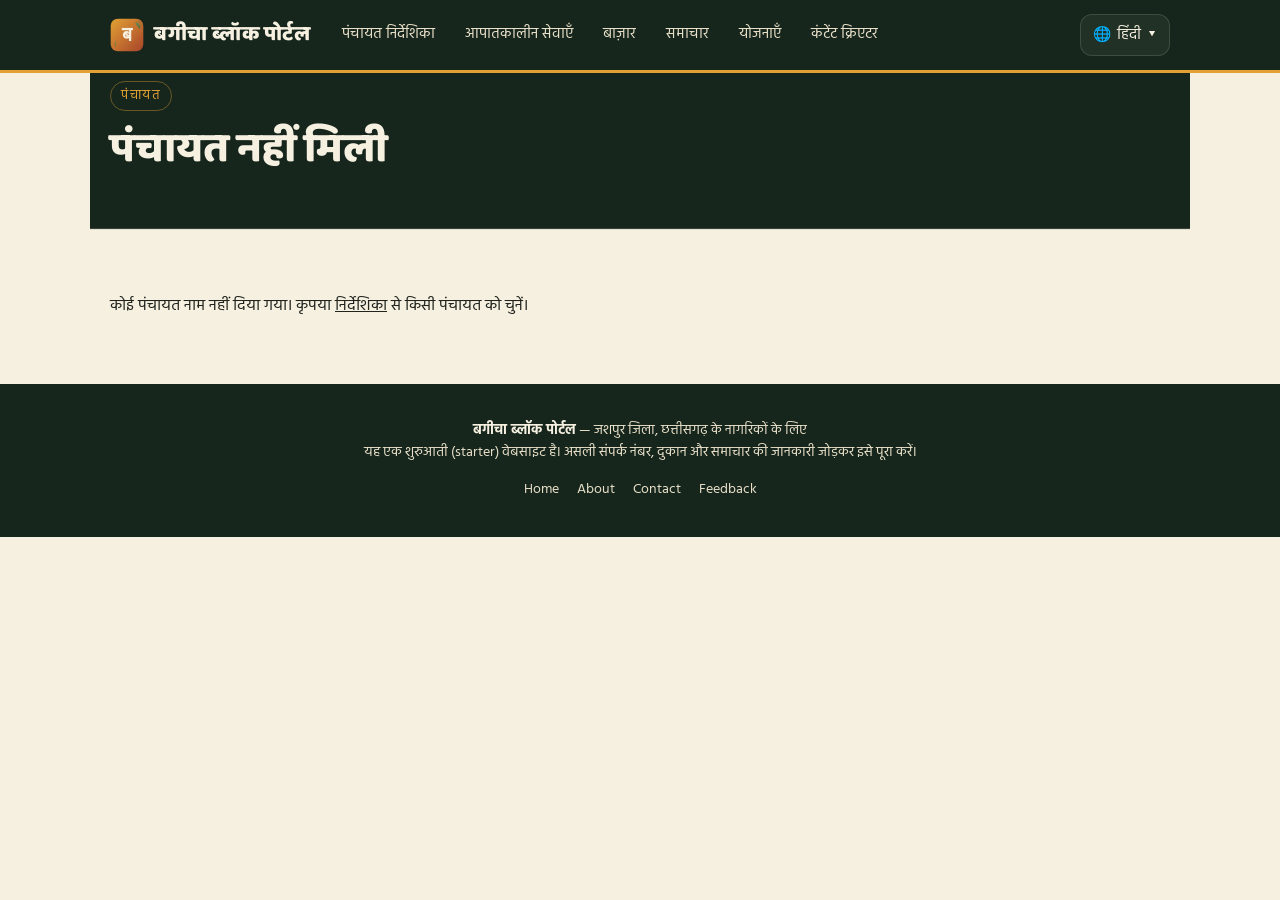
<file: pages/panchayat.html>
<!DOCTYPE html>
<html lang="hi">
<head>
<meta charset="UTF-8">
<meta name="viewport" content="width=device-width, initial-scale=1.0">
<meta name="description" content="पंचायत विवरण — बगीचा ब्लॉक की पंचायतों की जानकारी।">
<title>पंचायत विवरण | बगीचा ब्लॉक पोर्टल</title>
<link rel="preconnect" href="https://fonts.googleapis.com">
<link href="https://fonts.googleapis.com/css2?family=Baloo+2:wght@500;600;700;800&family=Hind:wght@400;500;600;700&display=swap" rel="stylesheet">
<link rel="stylesheet" href="../css/style.css">
<link rel="stylesheet" href="../css/language-style.css">
</head>
<body>

<header class="top">

    <div class="top-inner">

      <!-- Brand -->
      <div class="brand">
        <img src="../images/logo.svg" alt="बगीचा ब्लॉक" class="brand-mark" width="34" height="34">
        बगीचा ब्लॉक पोर्टल
      </div>

      <!-- Mobile Menu Button -->
      <button
        class="menu-toggle"
        id="menuToggle"
        type="button"
        aria-label="मेनू खोलें"
        aria-expanded="false"
        aria-controls="mainNav"
      >
        <span></span>
        <span></span>
        <span></span>
      </button>

      <!-- Main Navigation -->
      <nav class="main-nav" id="mainNav">

        <!-- Language selector (fold into mobile menu, sit right on desktop) -->
        <div class="nav-actions">

          <div class="language-selector" id="languageSelector">

            <button
              class="language-button"
              id="languageButton"
              type="button"
              aria-expanded="false"
              aria-haspopup="true"
            >
              🌐
              <span id="currentLanguage">हिंदी</span>
              ▾
            </button>

            <div class="language-menu" id="languageMenu">

              <button type="button" data-language="hindi">हिंदी</button>
              <button type="button" data-language="hinglish">Hinglish</button>
              <button type="button" data-language="english">English</button>
              <button type="button" data-language="kurukh" disabled>कुड़ुख</button>
              <button type="button" data-language="sadri" disabled>सादरी</button>
              <button type="button" data-language="chhattisgarhi" disabled>छत्तीसगढ़ी</button>

            </div>

          </div>

        </div>

        <!-- Nav Links -->
        <div class="nav-links">

          <a href="../index.html#panchayats" class="nav-link" data-i18n="panchayat">
            पंचायत निर्देशिका
          </a>

          <a href="../index.html#emergency" class="nav-link" data-i18n="emergency">
            आपातकालीन सेवाएँ
          </a>

          <a href="../index.html#market" class="nav-link" data-i18n="market">
            बाज़ार
          </a>

          <a href="../index.html#news" class="nav-link" data-i18n="news">
            समाचार
          </a>

          <a href="../index.html#schemes" class="nav-link" data-i18n="schemes">
            योजनाएँ
          </a>

          <a href="../index.html#content-creator" class="nav-link" data-i18n="cc_nav">
            कंटेंट क्रिएटर
          </a>

        </div>

      </nav>

    </div>

  </header>

<section class="detail-hero">
  <div class="network-indicator" id="networkIndicator" aria-live="polite"></div>
  <div id="detailHeroContent">
    <span class="eyebrow" id="detailKicker" data-i18n="panchayat_label">पंचायत</span>
    <h1 id="detailName">लोड हो रहा है...</h1>
  </div>
</section>

<section id="detailBody">
  <!-- यहाँ JS से पंचायत की जानकारी भरी जाती है -->
</section>

<footer>
  <strong data-i18n="brand_name">बगीचा ब्लॉक पोर्टल</strong> — जशपुर जिला, छत्तीसगढ़ के नागरिकों के लिए<br>
  <span data-i18n="starter_note">यह एक शुरुआती (starter) वेबसाइट है। असली संपर्क नंबर, दुकान और समाचार की जानकारी जोड़कर इसे पूरा करें।</span>

      <div class="site-footer-links" aria-label="सहायता और जानकारी">
        <a href="../index.html">Home</a>
        <a href="about.html">About</a>
        <a href="contact.html">Contact</a>
        <a href="feedback.html">Feedback</a>
      </div>

  </footer>

<script src="../js/paths.js"></script>
<script src="../js/script.js"></script>
<script src="../js/detail.js"></script>
<script src="../js/language.js"></script>
<script src="../js/network.js"></script>
</body>
</html>
</file>
<file: css/style.css>
:root{
  --forest:#16261c;
  --forest-2:#1f3a2e;
  --cream:#f6f0e1;
  --cream-dim:#e9e0c9;
  --marigold:#e2a233;
  --brick:#a8442b;
  --ink:#20241d;
  --leaf:#5c8a5a;
  --line: rgba(246,240,225,0.14);
}
*{box-sizing:border-box; margin:0; padding:0;}
html{scroll-behavior:smooth;}
body{
  background:var(--cream);
  color:var(--ink);
  font-family:'Hind', sans-serif;
  line-height:1.6;
}
h1,h2,h3,.display{
  font-family:'Baloo 2', sans-serif;
}
a{color:inherit;}
img{max-width:100%; display:block;}

/* ===== Header ===== */
header.top{
  background: var(--forest);
  color: var(--cream);
  position: sticky;
  top:0;
  z-index: 50;
  border-bottom: 3px solid var(--marigold);
}
.top-inner{
  max-width:1100px;
  margin:0 auto;
  padding: 14px 20px;
  display:flex;
  align-items:center;
  justify-content:space-between;
  gap:20px;
  flex-wrap:nowrap;
  position:relative;
}
.brand{
  display:flex;
  align-items:center;
  gap:10px;
  font-family:'Baloo 2', sans-serif;
  font-weight:800;
  font-size:1.3rem;
  letter-spacing:0.5px;
  flex:0 0 auto;
  min-width:0;
  white-space:nowrap;
}
.brand .brand-mark{
  width:34px;height:34px;
  border-radius:6px;
  flex-shrink:0;
  object-fit:contain;
  display:block;
}

/* Desktop nav: brand left, links + actions fill the rest */
nav.main-nav{
  flex:1 1 auto;
  display:flex;
  align-items:center;
  justify-content:space-between;
  gap:16px;
  font-size:0.92rem;
}
.nav-links{
  display:flex;
  gap:6px;
  flex-wrap:wrap;
  order:1;
}
.nav-actions{
  display:flex;
  align-items:center;
  gap:10px;
  flex-shrink:0;
  order:2;
  margin-left:auto;
}
nav.main-nav a.nav-link{
  text-decoration:none;
  padding:8px 12px;
  border-radius:6px;
  color: var(--cream-dim);
  transition: background .15s, color .15s;
}
nav.main-nav a.nav-link:hover,
nav.main-nav a.nav-link:focus-visible{
  background: rgba(226,162,51,0.18);
  color: var(--marigold);
  outline: none;
}

/* Mobile menu button */
.menu-toggle{
  display:none;
  flex-direction:column;
  justify-content:center;
  align-items:center;
  gap:5px;
  width:44px;
  height:44px;
  background:rgba(246,240,225,0.04);
  border:1px solid var(--line);
  border-radius:12px;
  color:var(--cream);
  cursor:pointer;
  padding:0;
}
.menu-toggle span{display:block;width:21px;height:2px;border-radius:3px;background:currentColor;margin:0 auto;transition:transform .25s ease,opacity .2s ease;}
.menu-toggle[aria-expanded="true"] span:nth-child(1){transform:translateY(7px) rotate(45deg);}
.menu-toggle[aria-expanded="true"] span:nth-child(2){opacity:0;}
.menu-toggle[aria-expanded="true"] span:nth-child(3){transform:translateY(-7px) rotate(-45deg);}

/* ===== Mobile: clean header row + dropdown menu ===== */
@media (max-width:760px){
  header.top{
    overflow:visible;
  }

  .top-inner{
    padding:12px 14px;
    gap:8px;
  }

  .brand{
    flex:1 1 auto;
    font-size:1.05rem;
  }

  .brand .brand-mark{
    width:38px;
    height:38px;
  }

  .menu-toggle{
    display:flex;
    flex-shrink:0;
  }

  /* Header row: only brand + hamburger. Nav links hidden until opened. */
  nav.main-nav{
    flex:initial;
    position:absolute;
    top:calc(100% + 10px);
    right:12px;
    width:280px;
    max-width:calc(100vw - 24px);

    flex-direction:column;
    align-items:stretch;
    gap:8px;
    padding:12px;

    margin:0;
    border:1px solid var(--line);
    border-radius:16px;

    background:rgba(22,38,28,.98);
    box-shadow:0 18px 40px rgba(0,0,0,.35);

    max-height:0;
    opacity:0;
    visibility:hidden;
    overflow:hidden;
    pointer-events:none;
    transform:translateY(-8px);

    transition:
      max-height .3s ease,
      opacity .2s ease,
      transform .25s ease,
      visibility .25s ease;
  }

  nav.main-nav.open{
    max-height:80vh;
    overflow-y:auto;
    opacity:1;
    visibility:visible;
    pointer-events:auto;
    transform:translateY(0);
  }

  .nav-links{
    display:grid;
    grid-template-columns:1fr;
    gap:7px;
    width:100%;
    order:2;
  }

  nav.main-nav a.nav-link{
    min-height:46px;
    display:flex;
    align-items:center;
    justify-content:center;
    text-align:center;
    padding:8px 10px;
    border-radius:12px;
    background:rgba(246,240,225,.045);
    border:1px solid rgba(246,240,225,.08);
    font-size:.94rem;
  }

  /* Language + selector stack into the menu on mobile */
  .nav-actions{
    flex-direction:column;
    align-items:stretch;
    gap:8px;
    padding-bottom:8px;
    border-bottom:1px solid var(--line);
    margin-bottom:4px;
    width:100%;
    order:1;
    margin-left:0;
  }

  .nav-actions .language-selector{
    width:100%;
  }

  .nav-actions .language-button{
    width:100%;
    min-height:44px;
  }
}

/* ===== Hero ===== */
.hero{
  background:
    radial-gradient(circle at 15% 20%, rgba(226,162,51,0.16), transparent 45%),
    radial-gradient(circle at 85% 80%, rgba(92,138,90,0.25), transparent 50%),
    var(--forest);
  color: var(--cream);
  padding: 64px 20px 56px;
  border-bottom: 1px solid var(--line);
}
.hero-inner{
  max-width:1100px;
  margin:0 auto;
  display:grid;
  grid-template-columns: 1.2fr 1fr;
  gap:40px;
  align-items:center;
}
.eyebrow{
  display:inline-block;
  font-size:0.8rem;
  letter-spacing:0.12em;
  color: var(--marigold);
  border:1px solid rgba(226,162,51,0.4);
  padding:4px 10px;
  border-radius:20px;
  margin-bottom:18px;
}
.hero h1{
  font-size: clamp(2.1rem, 4.5vw, 3.2rem);
  line-height:1.15;
  margin-bottom:16px;
  font-weight:800;
}
.hero p.lede{
  color: var(--cream-dim);
  font-size:1.08rem;
  max-width:46ch;
  margin-bottom:26px;
}
.hero-ctas{ display:flex; gap:12px; flex-wrap:wrap; }
.hero-meta{
  display:flex;
  flex-wrap:wrap;
  gap:8px;
  margin-top:22px;
}
.hero-meta span{
  font-size:0.8rem;
  color: var(--cream-dim);
  background: rgba(246,240,225,0.06);
  border:1px solid var(--line);
  padding:5px 12px;
  border-radius:20px;
}
.btn{
  display:inline-block;
  padding:12px 20px;
  border-radius:8px;
  font-weight:600;
  text-decoration:none;
  font-size:0.96rem;
  transition: transform .12s ease, filter .12s ease;
}
.btn:hover{ transform: translateY(-1px); filter:brightness(1.08); }
.btn-primary{ background: var(--marigold); color: var(--forest); }
.btn-ghost{ background: transparent; color: var(--cream); border:1px solid var(--line); }

/* ===== Ad Banner Slot ===== */
.ad-banner-slot{
  position: relative;
  border-radius:14px;
  overflow:hidden;
  border:1px solid var(--line);
  aspect-ratio: 3 / 2;
  background: rgba(246,240,225,0.04);
}
.ad-banner-slot img{
  width:100%;
  height:100%;
  object-fit:contain;
  display:block;
}
.ad-banner-fallback{
  position:absolute;
  inset:0;
  display:flex;
  flex-direction:column;
  align-items:center;
  justify-content:center;
  text-align:center;
  gap:8px;
  padding:20px;
  border:2px dashed rgba(226,162,51,0.4);
  border-radius:14px;
  margin:6px;
}
.ad-banner-title{
  font-family:'Baloo 2', sans-serif;
  font-weight:700;
  color: var(--marigold);
  font-size:1.05rem;
}
.ad-banner-hint{
  font-size:0.78rem;
  color: var(--cream-dim);
}

@media (max-width: 820px){
  .hero-inner{ grid-template-columns: 1fr; }
}

/* ===== Sections generic ===== */
section{
  max-width:1100px;
  margin: 0 auto;
  padding: 64px 20px;
}
section + section{ border-top:1px solid rgba(32,36,29,0.08); }
.section-head{ margin-bottom:32px; max-width:60ch; }
.section-head .kicker{
  font-size:0.8rem;
  letter-spacing:0.12em;
  color: var(--brick);
  font-weight:700;
  text-transform:uppercase;
  display:block;
  margin-bottom:8px;
}
.section-head h2{ font-size:1.9rem; font-weight:700; margin-bottom:10px;}
.section-head p{ color:#4a4a3f; }

/* ===== Panchayat Directory (signature element) ===== */
.ledger-wrap{
  background: var(--forest-2);
  border-radius:16px;
  padding: 28px;
  color: var(--cream);
}
.ledger-controls{
  display:flex;
  gap:12px;
  flex-wrap:wrap;
  margin-bottom:18px;
  align-items:center;
}
#panchayatSearch{
  flex:1;
  min-width:220px;
  padding:12px 14px;
  border-radius:8px;
  border:1px solid var(--line);
  background: rgba(246,240,225,0.06);
  color: var(--cream);
  font-family:'Hind', sans-serif;
  font-size:1rem;
}
#panchayatSearch::placeholder{ color: rgba(246,240,225,0.5); }
#panchayatSearch:focus-visible{ outline:2px solid var(--marigold); outline-offset:1px; }
.ledger-count{ font-size:0.88rem; color: var(--cream-dim); white-space:nowrap; }
.ledger-grid{
  display:grid;
  grid-template-columns: repeat(auto-fill, minmax(180px, 1fr));
  gap:10px;
  max-height: 520px;
  overflow-y:auto;
  padding-right:6px;
}
.ledger-grid::-webkit-scrollbar{ width:8px; }
.ledger-grid::-webkit-scrollbar-thumb{ background: rgba(226,162,51,0.4); border-radius:8px; }
.panchayat-row{
  display:flex;
  align-items:center;
  gap:10px;
  padding:8px 10px;
  border-radius:8px;
  background: rgba(246,240,225,0.03);
  border:1px solid transparent;
  text-decoration:none;
  color:inherit;
}
.panchayat-row:hover{ border-color: rgba(226,162,51,0.35); background: rgba(226,162,51,0.06); }
.panchayat-num{
  background: var(--marigold);
  color: var(--forest);
  font-weight:700;
  font-size:0.78rem;
  min-width:30px;
  text-align:center;
  border-radius:5px;
  padding:3px 0;
  flex-shrink:0;
}
.panchayat-name{ font-size:0.95rem; }
.no-results{ color: var(--cream-dim); padding:20px; text-align:center; grid-column:1/-1; }

/* ===== Cards grid (emergency / market / news / schemes) ===== */
.card-grid{
  display:grid;
  grid-template-columns: repeat(auto-fit, minmax(230px, 1fr));
  gap:18px;
}
.card-grid.compact{
  grid-template-columns: repeat(auto-fill, minmax(230px, 280px));
}
.card{
  background: #fff;
  border:1px solid rgba(32,36,29,0.08);
  border-radius:12px;
  padding:20px;
  border-top: 4px solid var(--leaf);
}
.card.brick{ border-top-color: var(--brick); }
.card.marigold{ border-top-color: var(--marigold); }
.card h3{ font-size:1.05rem; margin-bottom:8px; }
.card p{ font-size:0.92rem; color:#55564a; margin-bottom:10px;}
.placeholder-tag{
  display:inline-block;
  font-size:0.72rem;
  background: #fdf3df;
  color:#8a5a12;
  border:1px dashed #d9a441;
  padding:3px 8px;
  border-radius:6px;
  font-weight:600;
}

.fill-banner{
  background: var(--cream-dim);
  border:1px dashed var(--brick);
  border-radius:12px;
  padding:16px 20px;
  font-size:0.92rem;
  color:#5a3620;
  margin-top:24px;
}

footer{
  background: var(--forest);
  color: var(--cream-dim);
  padding: 36px 20px;
  text-align:center;
  font-size:0.88rem;
}
footer strong{ color: var(--cream); }

/* ===== Panchayat Detail Page ===== */
.detail-hero{
  position:relative;
  background: var(--forest);
  color: var(--cream);
  padding: 8px 20px 44px;
  border-bottom: 1px solid var(--line);
}
#detailHeroContent{
  max-width:1100px;
  margin:0 auto;
}
#detailHeroContent h1{
  font-size: clamp(1.8rem, 4vw, 2.6rem);
  font-weight:800;
}
#detailHeroContent .eyebrow{ margin-bottom:6px; }
.card.leaf-card{ border-top-color: var(--leaf); }
.card .mini{
  display:flex;
  justify-content:space-between;
  font-size:0.9rem;
  color:#4a4a3f;
  padding:6px 0;
  border-bottom:1px solid rgba(32,36,29,0.06);
}
.card .mini:last-child{ border-bottom:none; }
.card .mini span:first-child{ color:#7a7a6a; }
.card .mini span:last-child{ font-weight:600; }
.highlight-list{
  list-style:none;
  display:flex;
  flex-direction:column;
  gap:10px;
}
.highlight-list li{
  background:#fff;
  border:1px solid rgba(32,36,29,0.08);
  border-left:4px solid var(--marigold);
  border-radius:8px;
  padding:14px 16px;
  font-size:0.95rem;
}
.specialty-note{
  font-size:0.85rem;
  color:#7a7a6a;
  margin-top:18px;
  font-style:italic;
}

@media (prefers-reduced-motion: reduce){
  html{ scroll-behavior:auto; }
  .btn{ transition:none; }
}

/* ===== Directory back link ===== */
.directory-back-link{
  position:relative;
  display:inline-flex;
  align-items:center;
  gap:8px;
  overflow:hidden;
  isolation:isolate;
  padding:12px 18px;
  border-radius:12px;
  background:linear-gradient(135deg,#174d3b,#0d3025);
  border:1px solid rgba(218,165,58,.5);
  color:#f6f0e1;
  text-decoration:none;
  box-shadow:0 8px 25px rgba(0,0,0,.28),inset 0 1px 1px rgba(255,255,255,.12);
  transition:transform .2s ease,border-color .2s ease,box-shadow .2s ease;
}
.directory-back-link::before{
  content:"";
  position:absolute;
  inset:-100%;
  z-index:-1;
  background:linear-gradient(110deg,transparent 40%,rgba(218,165,58,.2) 50%,transparent 60%);
  transform:translateX(-45%);
  animation:directoryGlow 4s ease-in-out infinite;
  pointer-events:none;
}
.directory-back-link:hover{border-color:rgba(218,165,58,.85);box-shadow:0 10px 30px rgba(0,0,0,.32),0 0 18px rgba(218,165,58,.12);transform:translateY(-1px);}
@keyframes directoryGlow{0%,55%{transform:translateX(-45%);}100%{transform:translateX(45%);}}


/* ===== Contact / About / Feedback pages ===== */
.info-page{
  max-width:1100px;
  margin:0 auto;
  padding:48px 20px 70px;
}
.info-hero{
  background:var(--forest);
  color:var(--cream);
  border-radius:18px;
  padding:34px 24px;
  margin-bottom:28px;
}
.info-hero .kicker{
  color:var(--marigold);
  font-size:.78rem;
  font-weight:700;
  letter-spacing:.12em;
  text-transform:uppercase;
}
.info-hero h1{
  margin:8px 0 10px;
  font-size:clamp(2rem,6vw,3rem);
}
.info-hero p{
  color:var(--cream-dim);
  max-width:65ch;
}
.info-grid{
  display:grid;
  grid-template-columns:repeat(auto-fit,minmax(240px,1fr));
  gap:18px;
}
.info-card{
  background:#fff;
  border:1px solid rgba(32,36,29,.08);
  border-radius:14px;
  padding:22px;
  border-top:4px solid var(--leaf);
}
.info-card h2,.info-card h3{margin-bottom:8px;}
.info-card p{color:#55564a;}
.info-link{
  display:inline-flex;
  margin-top:12px;
  padding:10px 14px;
  border-radius:9px;
  background:var(--forest);
  color:var(--cream);
  text-decoration:none;
  font-weight:600;
}
.info-link:hover{filter:brightness(1.08);}
.status-coming{
  display:inline-block;
  margin-top:10px;
  padding:5px 9px;
  border-radius:7px;
  background:#fdf3df;
  color:#8a5a12;
  border:1px dashed #d9a441;
  font-size:.78rem;
  font-weight:700;
}
.feedback-form{
  display:grid;
  gap:14px;
}
.feedback-form label{
  font-weight:600;
  font-size:.92rem;
}
.feedback-form input,
.feedback-form textarea,
.feedback-form select{
  width:100%;
  box-sizing:border-box;
  padding:12px 13px;
  border:1px solid rgba(32,36,29,.16);
  border-radius:9px;
  font:inherit;
  background:#fff;
}
.feedback-form textarea{min-height:140px;resize:vertical;}
.feedback-form input:focus-visible,
.feedback-form textarea:focus-visible,
.feedback-form select:focus-visible{
  outline:2px solid var(--marigold);
  outline-offset:1px;
}
.feedback-submit{
  border:0;
  cursor:pointer;
  width:max-content;
}
.feedback-note{
  font-size:.84rem;
  color:#6a6a5c;
}
.feedback-success{
  display:none;
  padding:12px 14px;
  border-radius:9px;
  background:#e9f5ea;
  color:#245c2c;
  border:1px solid #b9d9bd;
}
/* ===== Spacing utilities (inline styles avoid karne ke liye) ===== */
.mt-16{margin-top:16px;}
.mt-20{margin-top:20px;}
.mt-24{margin-top:24px;}
.mt-28{margin-top:28px;}
.mb-32{margin-bottom:32px;}
.mb-24{margin-bottom:24px;}

/* ===== Footer override (site footer links area) ===== */
.site-footer-links{
  display:flex;
  justify-content:center;
  flex-wrap:wrap;
  gap:8px 18px;
  margin-top:14px;
}
.site-footer-links a{
  color:var(--cream-dim);
  text-decoration:none;
}
.site-footer-links a:hover{color:var(--marigold);}


/* ===== Standalone pages: simple "← होम" header CTA ===== */
.simple-home{
  display:inline-flex;
  align-items:center;
  justify-content:center;
  min-height:42px;
  padding:8px 14px;
  border:1px solid rgba(246,240,225,.16);
  border-radius:10px;
  background:rgba(246,240,225,.05);
  color:var(--cream);
  text-decoration:none;
  font-weight:600;
  flex-shrink:0;
}
.simple-home:hover,
.simple-home:focus-visible{
  background:rgba(226,162,51,.16);
  color:var(--marigold);
  outline:none;
}

/* Simple pages header: homel link sits like main pages' nav */
.simple-page .brand{
  flex:1 1 auto;
  min-width:0;
}
.simple-page .simple-home{
  min-width:76px;
  font-size:.88rem;
}

/* Compact header tweaks for very narrow screens */
@media (max-width: 380px){
  .top-inner{
    gap:6px;
  }

  .brand{
    font-size:1rem;
  }

  .menu-toggle{
    width:42px;
    min-width:42px;
    height:42px;
  }
}

/* ===== Network coverage indicator (panchayat.html) ===== */
.network-indicator{
  position:absolute;
  top:12px;
  right:16px;
  z-index:5;
  display:flex;
  flex-direction:column;
  align-items:flex-end;
  gap:5px;
  background:transparent;
  pointer-events:none;
}
.net-title{
  font-size:.62rem;
  font-weight:800;
  letter-spacing:.06em;
  text-transform:uppercase;
  color:rgba(246,240,225,.95);
  background:transparent;
}
.net-list{
  display:flex;
  align-items:center;
  gap:8px;
  background:transparent;
}
.net-badge{
  display:inline-block;
  padding:0;
  border:none;
  border-radius:0;
  background:transparent;
  color:var(--cream);
  font-size:.49rem;
  font-weight:700;
  line-height:1;
  white-space:nowrap;
}
@media (max-width:480px){
  .network-indicator{
    top:6px;
    right:8px;
    gap:5px;
  }
}
</file>
<file: css/ad-style.css>
/* Advertisement Slider */
.ad-slider{position:relative;overflow:hidden;}
.ad-slides{position:relative;width:100%;height:100%;}
.ad-slide{position:absolute;inset:0;display:block;opacity:0;visibility:hidden;transform:translateX(100%);text-decoration:none;z-index:1;}
.ad-slide.active{opacity:1;visibility:visible;transform:translateX(0);z-index:2;}
.ad-slide.slide-in-right{opacity:1;visibility:visible;transform:translateX(100%);z-index:3;}
.ad-slide.slide-in-right.active{animation:adSlideInFromRight .55s ease forwards;}
.ad-slide.slide-out-left{opacity:1;visibility:visible;transform:translateX(0);z-index:2;animation:adSlideOutToLeft .55s ease forwards;}
.ad-slide.slide-in-left{opacity:1;visibility:visible;transform:translateX(-100%);z-index:3;}
.ad-slide.slide-in-left.active{animation:adSlideInFromLeft .55s ease forwards;}
.ad-slide.slide-out-right{opacity:1;visibility:visible;transform:translateX(0);z-index:2;animation:adSlideOutToRight .55s ease forwards;}

@keyframes adSlideInFromRight{
  from{transform:translateX(100%);opacity:1;}
  to{transform:translateX(0);opacity:1;}
}
@keyframes adSlideOutToLeft{
  from{transform:translateX(0);opacity:1;}
  to{transform:translateX(-100%);opacity:1;}
}
@keyframes adSlideInFromLeft{
  from{transform:translateX(-100%);opacity:1;}
  to{transform:translateX(0);opacity:1;}
}
@keyframes adSlideOutToRight{
  from{transform:translateX(0);opacity:1;}
  to{transform:translateX(100%);opacity:1;}
}

@media (prefers-reduced-motion: reduce){
  .ad-slide,
  .ad-slide.active,
  .ad-slide.slide-in-right,
  .ad-slide.slide-out-left,
  .ad-slide.slide-in-left,
  .ad-slide.slide-out-right{
    animation:none !important;
    transition:none !important;
  }
}
.ad-slide img{width:100%;height:100%;object-fit:contain;display:block;}
.ad-prev,.ad-next{position:absolute;top:50%;z-index:5;width:38px;height:38px;border:0;border-radius:50%;transform:translateY(-50%);background:rgba(0,0,0,.45);color:#fff;font-size:28px;line-height:1;cursor:pointer;backdrop-filter:blur(6px);-webkit-backdrop-filter:blur(6px);}
.ad-prev{left:10px}.ad-next{right:10px}
.ad-prev:hover,.ad-next:hover{background:rgba(0,0,0,.7)}
.ad-dots{position:absolute;left:50%;bottom:10px;z-index:6;display:flex;gap:6px;transform:translateX(-50%);}
.ad-dot{width:7px;height:7px;padding:0;border:0;border-radius:50%;background:rgba(255,255,255,.6);cursor:pointer;}
.ad-dot.active{width:20px;border-radius:10px;background:#fff;}
</file>
<file: css/language-style.css>
/* ===== Language Selector ===== */
.language-selector{
  position:relative;
  z-index:1200;
  flex-shrink:0;
}

.language-button{
  display:flex;
  align-items:center;
  justify-content:center;
  gap:6px;
  min-height:42px;
  padding:8px 12px;
  border:1px solid rgba(246,240,225,.14);
  border-radius:12px;
  background:rgba(246,240,225,.05);
  color:var(--cream);
  font-family:'Hind',sans-serif;
  font-size:.92rem;
  cursor:pointer;
  white-space:nowrap;
}

.language-menu{
  position:absolute;
  top:calc(100% + 8px);
  right:0;
  min-width:160px;
  padding:6px;
  border:1px solid rgba(246,240,225,.14);
  border-radius:12px;
  background:rgba(22,38,28,.98);
  box-shadow:0 14px 35px rgba(0,0,0,.35);
  opacity:0;
  visibility:hidden;
  transform:translateY(-6px);
  transition:opacity .2s ease,transform .2s ease,visibility .2s ease;
}

.language-selector.open .language-menu{
  opacity:1;
  visibility:visible;
  transform:translateY(0);
}

.language-menu button{
  display:block;
  width:100%;
  padding:9px 10px;
  border:0;
  border-radius:8px;
  background:transparent;
  color:var(--cream-dim);
  text-align:left;
  font-family:'Hind',sans-serif;
  cursor:pointer;
}

.language-menu button:hover,
.language-menu button:focus-visible{
  background:rgba(226,162,51,.14);
  color:var(--marigold);
  outline:none;
}

.language-menu button:disabled{
  opacity:.45;
  cursor:not-allowed;
  color:rgba(246,240,225,.5);
}
.language-menu button:disabled:hover{
  background:transparent;
  color:rgba(246,240,225,.5);
}
</file>
